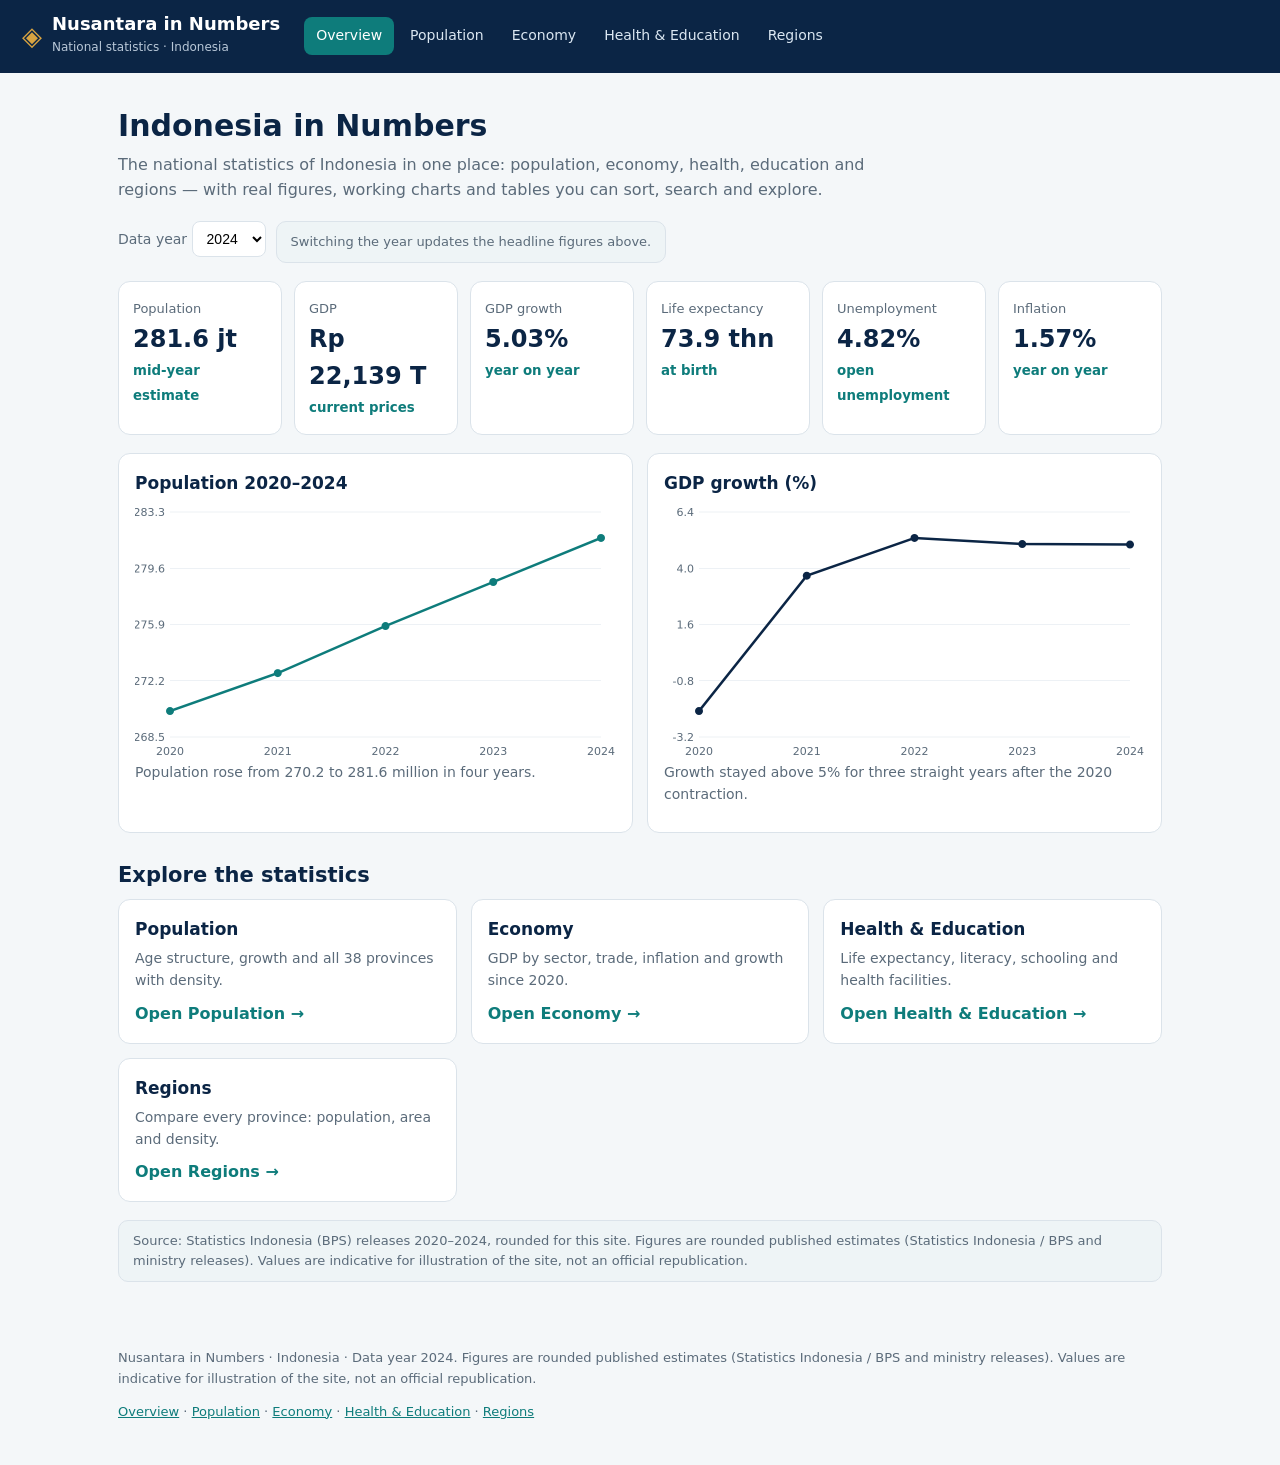
<file: app/index.html>
<!DOCTYPE html>
<html lang="en">
<head>
<meta charset="utf-8">
<meta name="viewport" content="width=device-width, initial-scale=1">
<title>Overview — Nusantara in Numbers</title>
<meta name="description" content="Overview of Indonesia: official-style national statistics with charts, tables and real figures.">
<link rel="stylesheet" href="style.css">
</head>
<body>
<header class="topbar">
  <div class="brand"><span class="logo">◈</span><div><strong>Nusantara in Numbers</strong><small>National statistics · Indonesia</small></div></div>
  <nav><a href="index.html" class="active" aria-current="page">Overview</a>
      <a href="population.html">Population</a>
      <a href="economy.html">Economy</a>
      <a href="health-education.html">Health & Education</a>
      <a href="regions.html">Regions</a></nav>
</header>
<main>
<h1>Indonesia in Numbers</h1>
<p class="lede">The national statistics of Indonesia in one place: population, economy, health, education and regions — with real figures, working charts and tables you can sort, search and explore.</p>
<div class="controls"><label>Data year <select id="yearSelect"><option value="2020">2020</option><option value="2021">2021</option><option value="2022">2022</option><option value="2023">2023</option><option value="2024" selected>2024</option></select></label><span class="note">Switching the year updates the headline figures above.</span></div>
<section class="kpis">
  <div class="kpi"><span>Population</span><b id="kPop">281.6 jt</b><small>mid-year estimate</small></div>
  <div class="kpi"><span>GDP</span><b id="kGdp">Rp 22,139 T</b><small>current prices</small></div>
  <div class="kpi"><span>GDP growth</span><b id="kGrowth">5.03%</b><small>year on year</small></div>
  <div class="kpi"><span>Life expectancy</span><b id="kLife">73.9 thn</b><small>at birth</small></div>
  <div class="kpi"><span>Unemployment</span><b id="kUnemp">4.82%</b><small>open unemployment</small></div>
  <div class="kpi"><span>Inflation</span><b id="kInfl">1.57%</b><small>year on year</small></div>
</section>
<div class="cards">
  <div class="card"><h3>Population 2020–2024</h3><canvas id="popChart" class="chart" aria-label="Population line chart, millions"></canvas><p>Population rose from 270.2 to 281.6 million in four years.</p></div>
  <div class="card"><h3>GDP growth (%)</h3><canvas id="growthChart" class="chart" aria-label="GDP growth line chart"></canvas><p>Growth stayed above 5% for three straight years after the 2020 contraction.</p></div>
</div>
<h2>Explore the statistics</h2>
<div class="cards">
  <div class="card"><h3>Population</h3><p>Age structure, growth and all 38 provinces with density.</p><a href="population.html">Open Population →</a></div>
  <div class="card"><h3>Economy</h3><p>GDP by sector, trade, inflation and growth since 2020.</p><a href="economy.html">Open Economy →</a></div>
  <div class="card"><h3>Health &amp; Education</h3><p>Life expectancy, literacy, schooling and health facilities.</p><a href="health-education.html">Open Health &amp; Education →</a></div>
  <div class="card"><h3>Regions</h3><p>Compare every province: population, area and density.</p><a href="regions.html">Open Regions →</a></div>
</div>
<p class="note" style="margin-top:18px">Source: Statistics Indonesia (BPS) releases 2020–2024, rounded for this site. Figures are rounded published estimates (Statistics Indonesia / BPS and ministry releases). Values are indicative for illustration of the site, not an official republication.</p>
</main>
<footer>
  <p>Nusantara in Numbers · Indonesia · Data year 2024. Figures are rounded published estimates (Statistics Indonesia / BPS and ministry releases). Values are indicative for illustration of the site, not an official republication.</p>
  <p><a href="index.html">Overview</a> · <a href="population.html">Population</a> · <a href="economy.html">Economy</a> · <a href="health-education.html">Health &amp; Education</a> · <a href="regions.html">Regions</a></p>
</footer>
<script src="data.js"></script>
<script src="main.js"></script>
</body>
</html>
</file>
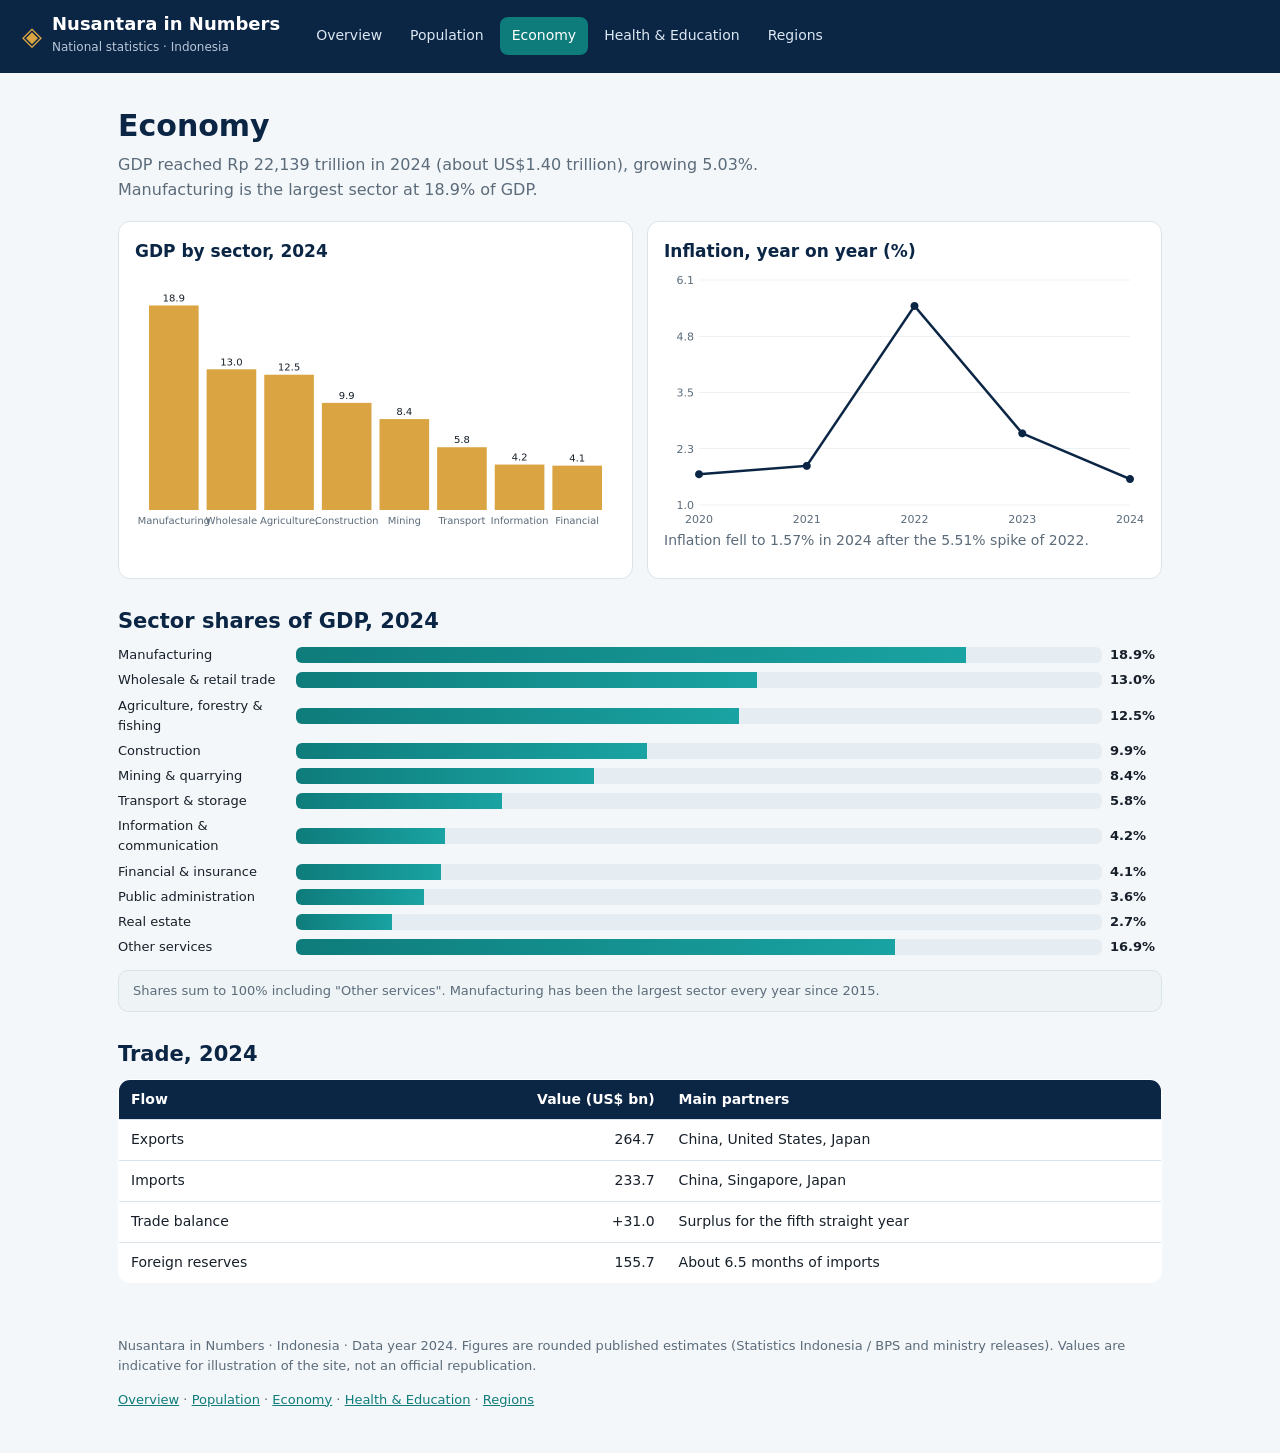
<file: app/economy.html>
<!DOCTYPE html>
<html lang="en">
<head>
<meta charset="utf-8">
<meta name="viewport" content="width=device-width, initial-scale=1">
<title>Economy — Nusantara in Numbers</title>
<meta name="description" content="Economy of Indonesia: official-style national statistics with charts, tables and real figures.">
<link rel="stylesheet" href="style.css">
</head>
<body>
<header class="topbar">
  <div class="brand"><span class="logo">◈</span><div><strong>Nusantara in Numbers</strong><small>National statistics · Indonesia</small></div></div>
  <nav><a href="index.html">Overview</a>
      <a href="population.html">Population</a>
      <a href="economy.html" class="active" aria-current="page">Economy</a>
      <a href="health-education.html">Health & Education</a>
      <a href="regions.html">Regions</a></nav>
</header>
<main>
<h1>Economy</h1>
<p class="lede">GDP reached Rp 22,139 trillion in 2024 (about US$1.40 trillion), growing 5.03%. Manufacturing is the largest sector at 18.9% of GDP.</p>
<div class="cards">
  <div class="card"><h3>GDP by sector, 2024</h3><canvas id="sectorChart" class="chart" aria-label="GDP by sector bar chart"></canvas></div>
  <div class="card"><h3>Inflation, year on year (%)</h3><canvas id="inflChart" class="chart" aria-label="Inflation line chart"></canvas><p>Inflation fell to 1.57% in 2024 after the 5.51% spike of 2022.</p></div>
</div>
<h2>Sector shares of GDP, 2024</h2>
<div class="bar-row"><span>Manufacturing</span><div class="bar-track"><div class="bar-fill" style="width:83.16%"></div></div><b>18.9%</b></div>
<div class="bar-row"><span>Wholesale & retail trade</span><div class="bar-track"><div class="bar-fill" style="width:57.2%"></div></div><b>13.0%</b></div>
<div class="bar-row"><span>Agriculture, forestry & fishing</span><div class="bar-track"><div class="bar-fill" style="width:55.00000000000001%"></div></div><b>12.5%</b></div>
<div class="bar-row"><span>Construction</span><div class="bar-track"><div class="bar-fill" style="width:43.56%"></div></div><b>9.9%</b></div>
<div class="bar-row"><span>Mining & quarrying</span><div class="bar-track"><div class="bar-fill" style="width:36.96000000000001%"></div></div><b>8.4%</b></div>
<div class="bar-row"><span>Transport & storage</span><div class="bar-track"><div class="bar-fill" style="width:25.52%"></div></div><b>5.8%</b></div>
<div class="bar-row"><span>Information & communication</span><div class="bar-track"><div class="bar-fill" style="width:18.480000000000004%"></div></div><b>4.2%</b></div>
<div class="bar-row"><span>Financial & insurance</span><div class="bar-track"><div class="bar-fill" style="width:18.04%"></div></div><b>4.1%</b></div>
<div class="bar-row"><span>Public administration</span><div class="bar-track"><div class="bar-fill" style="width:15.840000000000002%"></div></div><b>3.6%</b></div>
<div class="bar-row"><span>Real estate</span><div class="bar-track"><div class="bar-fill" style="width:11.880000000000003%"></div></div><b>2.7%</b></div>
<div class="bar-row"><span>Other services</span><div class="bar-track"><div class="bar-fill" style="width:74.36%"></div></div><b>16.9%</b></div>
<p class="note">Shares sum to 100% including "Other services". Manufacturing has been the largest sector every year since 2015.</p>
<h2>Trade, 2024</h2>
<table class="sortable"><thead><tr><th>Flow</th><th class="num">Value (US$ bn)</th><th>Main partners</th></tr></thead>
<tbody>
<tr><td>Exports</td><td class="num">264.7</td><td>China, United States, Japan</td></tr>
<tr><td>Imports</td><td class="num">233.7</td><td>China, Singapore, Japan</td></tr>
<tr><td>Trade balance</td><td class="num">+31.0</td><td>Surplus for the fifth straight year</td></tr>
<tr><td>Foreign reserves</td><td class="num">155.7</td><td>About 6.5 months of imports</td></tr>
</tbody></table>
</main>
<footer>
  <p>Nusantara in Numbers · Indonesia · Data year 2024. Figures are rounded published estimates (Statistics Indonesia / BPS and ministry releases). Values are indicative for illustration of the site, not an official republication.</p>
  <p><a href="index.html">Overview</a> · <a href="population.html">Population</a> · <a href="economy.html">Economy</a> · <a href="health-education.html">Health &amp; Education</a> · <a href="regions.html">Regions</a></p>
</footer>
<script src="data.js"></script>
<script src="main.js"></script>
</body>
</html>
</file>
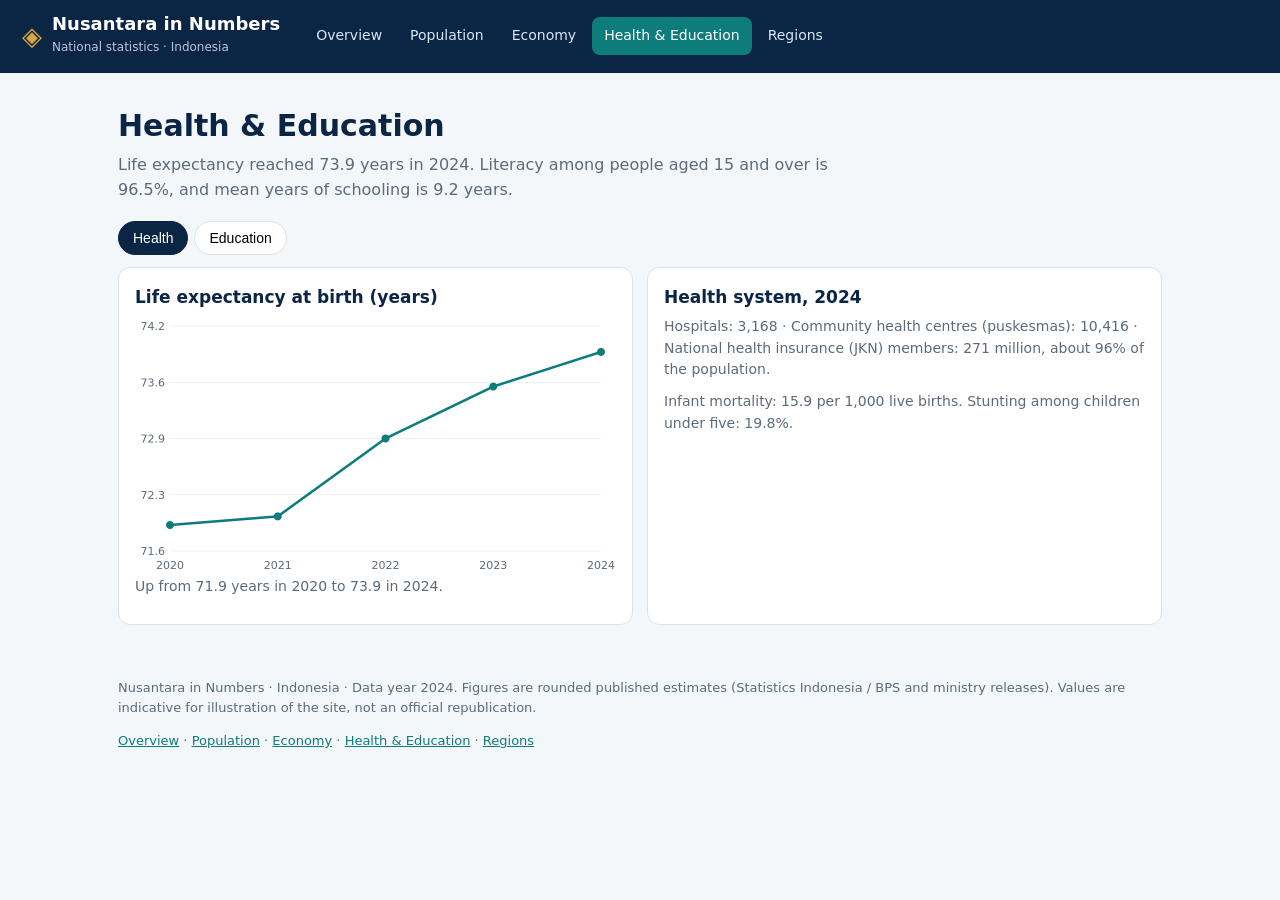
<file: app/health-education.html>
<!DOCTYPE html>
<html lang="en">
<head>
<meta charset="utf-8">
<meta name="viewport" content="width=device-width, initial-scale=1">
<title>Health & Education — Nusantara in Numbers</title>
<meta name="description" content="Health & Education of Indonesia: official-style national statistics with charts, tables and real figures.">
<link rel="stylesheet" href="style.css">
</head>
<body>
<header class="topbar">
  <div class="brand"><span class="logo">◈</span><div><strong>Nusantara in Numbers</strong><small>National statistics · Indonesia</small></div></div>
  <nav><a href="index.html">Overview</a>
      <a href="population.html">Population</a>
      <a href="economy.html">Economy</a>
      <a href="health-education.html" class="active" aria-current="page">Health & Education</a>
      <a href="regions.html">Regions</a></nav>
</header>
<main>
<h1>Health &amp; Education</h1>
<p class="lede">Life expectancy reached 73.9 years in 2024. Literacy among people aged 15 and over is 96.5%, and mean years of schooling is 9.2 years.</p>
<div class="tabs"><button class="on" data-tab="health">Health</button><button data-tab="edu">Education</button></div>
<div data-panel="health">
<div class="cards">
  <div class="card"><h3>Life expectancy at birth (years)</h3><canvas id="lifeChart" class="chart" aria-label="Life expectancy line chart"></canvas><p>Up from 71.9 years in 2020 to 73.9 in 2024.</p></div>
  <div class="card"><h3>Health system, 2024</h3><p>Hospitals: 3,168 · Community health centres (puskesmas): 10,416 · National health insurance (JKN) members: 271 million, about 96% of the population.</p><p>Infant mortality: 15.9 per 1,000 live births. Stunting among children under five: 19.8%.</p></div>
</div></div>
<div data-panel="edu" style="display:none">
<div class="cards">
  <div class="card"><h3>Schooling, 2024</h3><p>Mean years of schooling: 9.2 · Expected years: 13.2 · Adult literacy (15+): 96.5% · Net enrolment, primary: 97.8% · junior secondary: 81.4% · senior secondary: 65.9%.</p></div>
  <div class="card"><h3>Students &amp; teachers</h3><p>About 53 million students from primary to senior secondary, taught by 3.4 million teachers. Higher education: 4,400 institutions, 9.3 million students.</p></div>
</div></div>
</main>
<footer>
  <p>Nusantara in Numbers · Indonesia · Data year 2024. Figures are rounded published estimates (Statistics Indonesia / BPS and ministry releases). Values are indicative for illustration of the site, not an official republication.</p>
  <p><a href="index.html">Overview</a> · <a href="population.html">Population</a> · <a href="economy.html">Economy</a> · <a href="health-education.html">Health &amp; Education</a> · <a href="regions.html">Regions</a></p>
</footer>
<script src="data.js"></script>
<script src="main.js"></script>
</body>
</html>
</file>
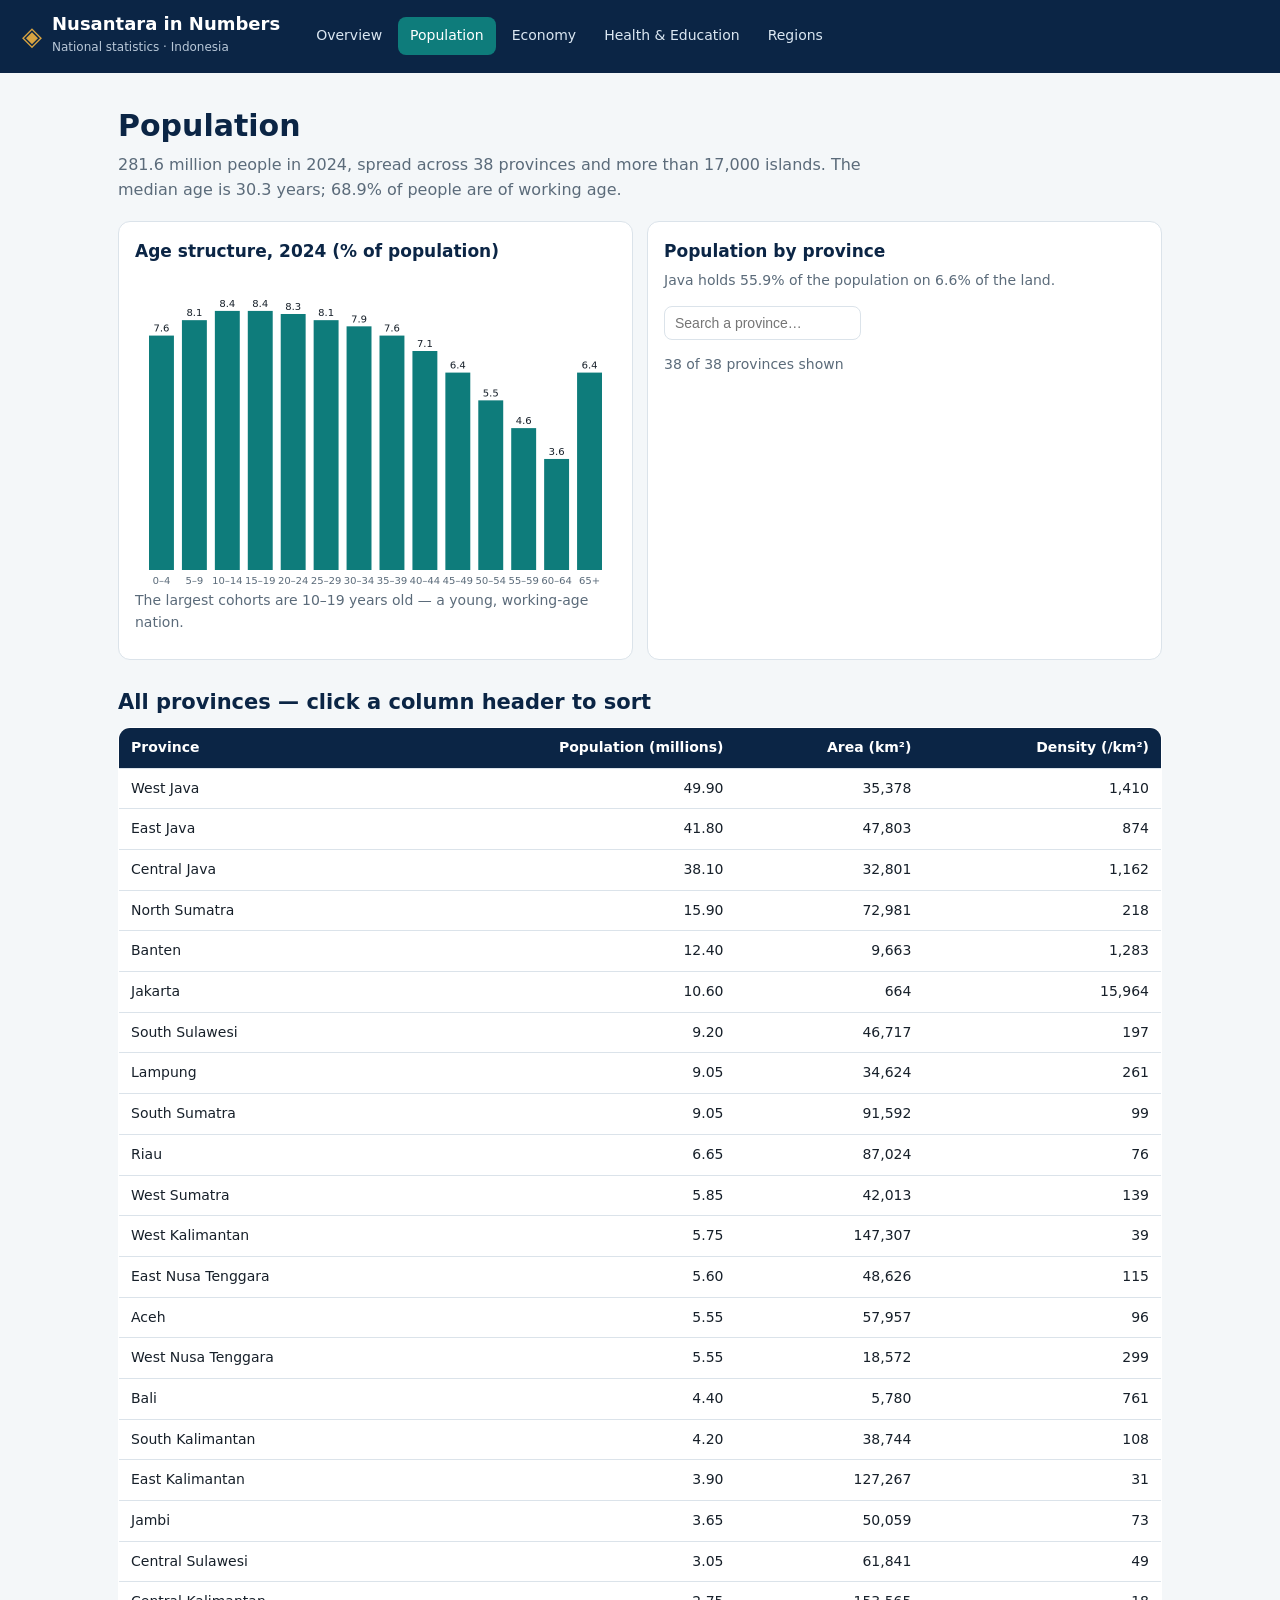
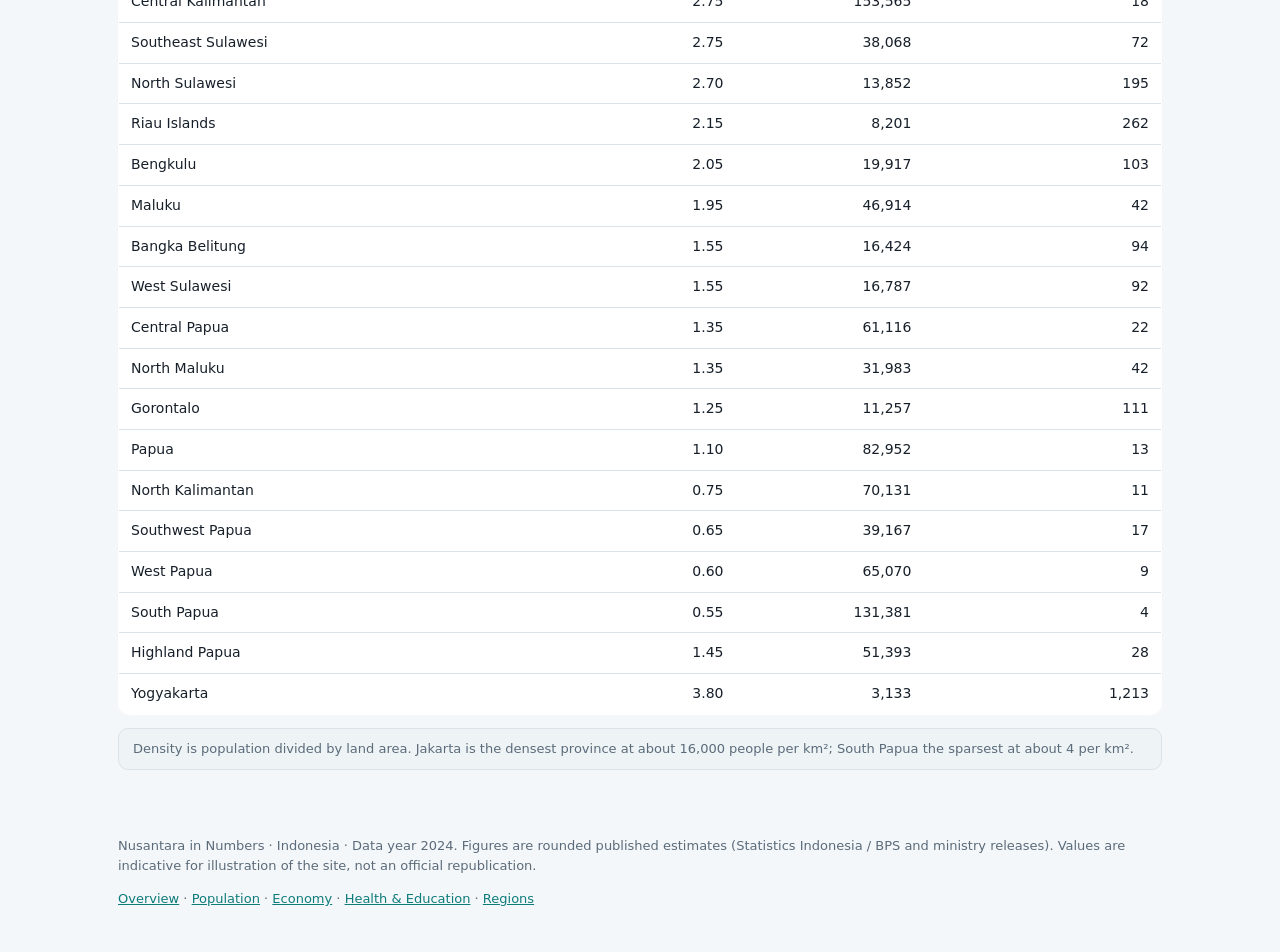
<file: app/population.html>
<!DOCTYPE html>
<html lang="en">
<head>
<meta charset="utf-8">
<meta name="viewport" content="width=device-width, initial-scale=1">
<title>Population — Nusantara in Numbers</title>
<meta name="description" content="Population of Indonesia: official-style national statistics with charts, tables and real figures.">
<link rel="stylesheet" href="style.css">
</head>
<body>
<header class="topbar">
  <div class="brand"><span class="logo">◈</span><div><strong>Nusantara in Numbers</strong><small>National statistics · Indonesia</small></div></div>
  <nav><a href="index.html">Overview</a>
      <a href="population.html" class="active" aria-current="page">Population</a>
      <a href="economy.html">Economy</a>
      <a href="health-education.html">Health & Education</a>
      <a href="regions.html">Regions</a></nav>
</header>
<main>
<h1>Population</h1>
<p class="lede">281.6 million people in 2024, spread across 38 provinces and more than 17,000 islands. The median age is 30.3 years; 68.9% of people are of working age.</p>
<div class="cards">
  <div class="card"><h3>Age structure, 2024 (% of population)</h3><canvas id="ageChart" class="chart tall" aria-label="Age group bar chart"></canvas><p>The largest cohorts are 10–19 years old — a young, working-age nation.</p></div>
  <div class="card"><h3>Population by province</h3><p>Java holds 55.9% of the population on 6.6% of the land.</p>
  <div class="controls"><input type="search" id="provSearch" placeholder="Search a province…" aria-label="Search provinces"></div>
  <p id="provCount">38 of 38 provinces shown</p></div>
</div>
<h2>All provinces — click a column header to sort</h2>
<table class="sortable"><thead><tr><th>Province</th><th class="num">Population (millions)</th><th class="num">Area (km²)</th><th class="num">Density (/km²)</th></tr></thead>
<tbody id="provBody"><tr><td>West Java</td><td class="num">49.90</td><td class="num">35,378</td><td class="num">1,410</td></tr>
<tr><td>East Java</td><td class="num">41.80</td><td class="num">47,803</td><td class="num">874</td></tr>
<tr><td>Central Java</td><td class="num">38.10</td><td class="num">32,801</td><td class="num">1,162</td></tr>
<tr><td>North Sumatra</td><td class="num">15.90</td><td class="num">72,981</td><td class="num">218</td></tr>
<tr><td>Banten</td><td class="num">12.40</td><td class="num">9,663</td><td class="num">1,283</td></tr>
<tr><td>Jakarta</td><td class="num">10.60</td><td class="num">664</td><td class="num">15,964</td></tr>
<tr><td>South Sulawesi</td><td class="num">9.20</td><td class="num">46,717</td><td class="num">197</td></tr>
<tr><td>Lampung</td><td class="num">9.05</td><td class="num">34,624</td><td class="num">261</td></tr>
<tr><td>South Sumatra</td><td class="num">9.05</td><td class="num">91,592</td><td class="num">99</td></tr>
<tr><td>Riau</td><td class="num">6.65</td><td class="num">87,024</td><td class="num">76</td></tr>
<tr><td>West Sumatra</td><td class="num">5.85</td><td class="num">42,013</td><td class="num">139</td></tr>
<tr><td>West Kalimantan</td><td class="num">5.75</td><td class="num">147,307</td><td class="num">39</td></tr>
<tr><td>East Nusa Tenggara</td><td class="num">5.60</td><td class="num">48,626</td><td class="num">115</td></tr>
<tr><td>Aceh</td><td class="num">5.55</td><td class="num">57,957</td><td class="num">96</td></tr>
<tr><td>West Nusa Tenggara</td><td class="num">5.55</td><td class="num">18,572</td><td class="num">299</td></tr>
<tr><td>Bali</td><td class="num">4.40</td><td class="num">5,780</td><td class="num">761</td></tr>
<tr><td>South Kalimantan</td><td class="num">4.20</td><td class="num">38,744</td><td class="num">108</td></tr>
<tr><td>East Kalimantan</td><td class="num">3.90</td><td class="num">127,267</td><td class="num">31</td></tr>
<tr><td>Jambi</td><td class="num">3.65</td><td class="num">50,059</td><td class="num">73</td></tr>
<tr><td>Central Sulawesi</td><td class="num">3.05</td><td class="num">61,841</td><td class="num">49</td></tr>
<tr><td>Central Kalimantan</td><td class="num">2.75</td><td class="num">153,565</td><td class="num">18</td></tr>
<tr><td>Southeast Sulawesi</td><td class="num">2.75</td><td class="num">38,068</td><td class="num">72</td></tr>
<tr><td>North Sulawesi</td><td class="num">2.70</td><td class="num">13,852</td><td class="num">195</td></tr>
<tr><td>Riau Islands</td><td class="num">2.15</td><td class="num">8,201</td><td class="num">262</td></tr>
<tr><td>Bengkulu</td><td class="num">2.05</td><td class="num">19,917</td><td class="num">103</td></tr>
<tr><td>Maluku</td><td class="num">1.95</td><td class="num">46,914</td><td class="num">42</td></tr>
<tr><td>Bangka Belitung</td><td class="num">1.55</td><td class="num">16,424</td><td class="num">94</td></tr>
<tr><td>West Sulawesi</td><td class="num">1.55</td><td class="num">16,787</td><td class="num">92</td></tr>
<tr><td>Central Papua</td><td class="num">1.35</td><td class="num">61,116</td><td class="num">22</td></tr>
<tr><td>North Maluku</td><td class="num">1.35</td><td class="num">31,983</td><td class="num">42</td></tr>
<tr><td>Gorontalo</td><td class="num">1.25</td><td class="num">11,257</td><td class="num">111</td></tr>
<tr><td>Papua</td><td class="num">1.10</td><td class="num">82,952</td><td class="num">13</td></tr>
<tr><td>North Kalimantan</td><td class="num">0.75</td><td class="num">70,131</td><td class="num">11</td></tr>
<tr><td>Southwest Papua</td><td class="num">0.65</td><td class="num">39,167</td><td class="num">17</td></tr>
<tr><td>West Papua</td><td class="num">0.60</td><td class="num">65,070</td><td class="num">9</td></tr>
<tr><td>South Papua</td><td class="num">0.55</td><td class="num">131,381</td><td class="num">4</td></tr>
<tr><td>Highland Papua</td><td class="num">1.45</td><td class="num">51,393</td><td class="num">28</td></tr>
<tr><td>Yogyakarta</td><td class="num">3.80</td><td class="num">3,133</td><td class="num">1,213</td></tr></tbody></table>
<p class="note">Density is population divided by land area. Jakarta is the densest province at about 16,000 people per km²; South Papua the sparsest at about 4 per km².</p>
</main>
<footer>
  <p>Nusantara in Numbers · Indonesia · Data year 2024. Figures are rounded published estimates (Statistics Indonesia / BPS and ministry releases). Values are indicative for illustration of the site, not an official republication.</p>
  <p><a href="index.html">Overview</a> · <a href="population.html">Population</a> · <a href="economy.html">Economy</a> · <a href="health-education.html">Health &amp; Education</a> · <a href="regions.html">Regions</a></p>
</footer>
<script src="data.js"></script>
<script src="main.js"></script>
</body>
</html>
</file>
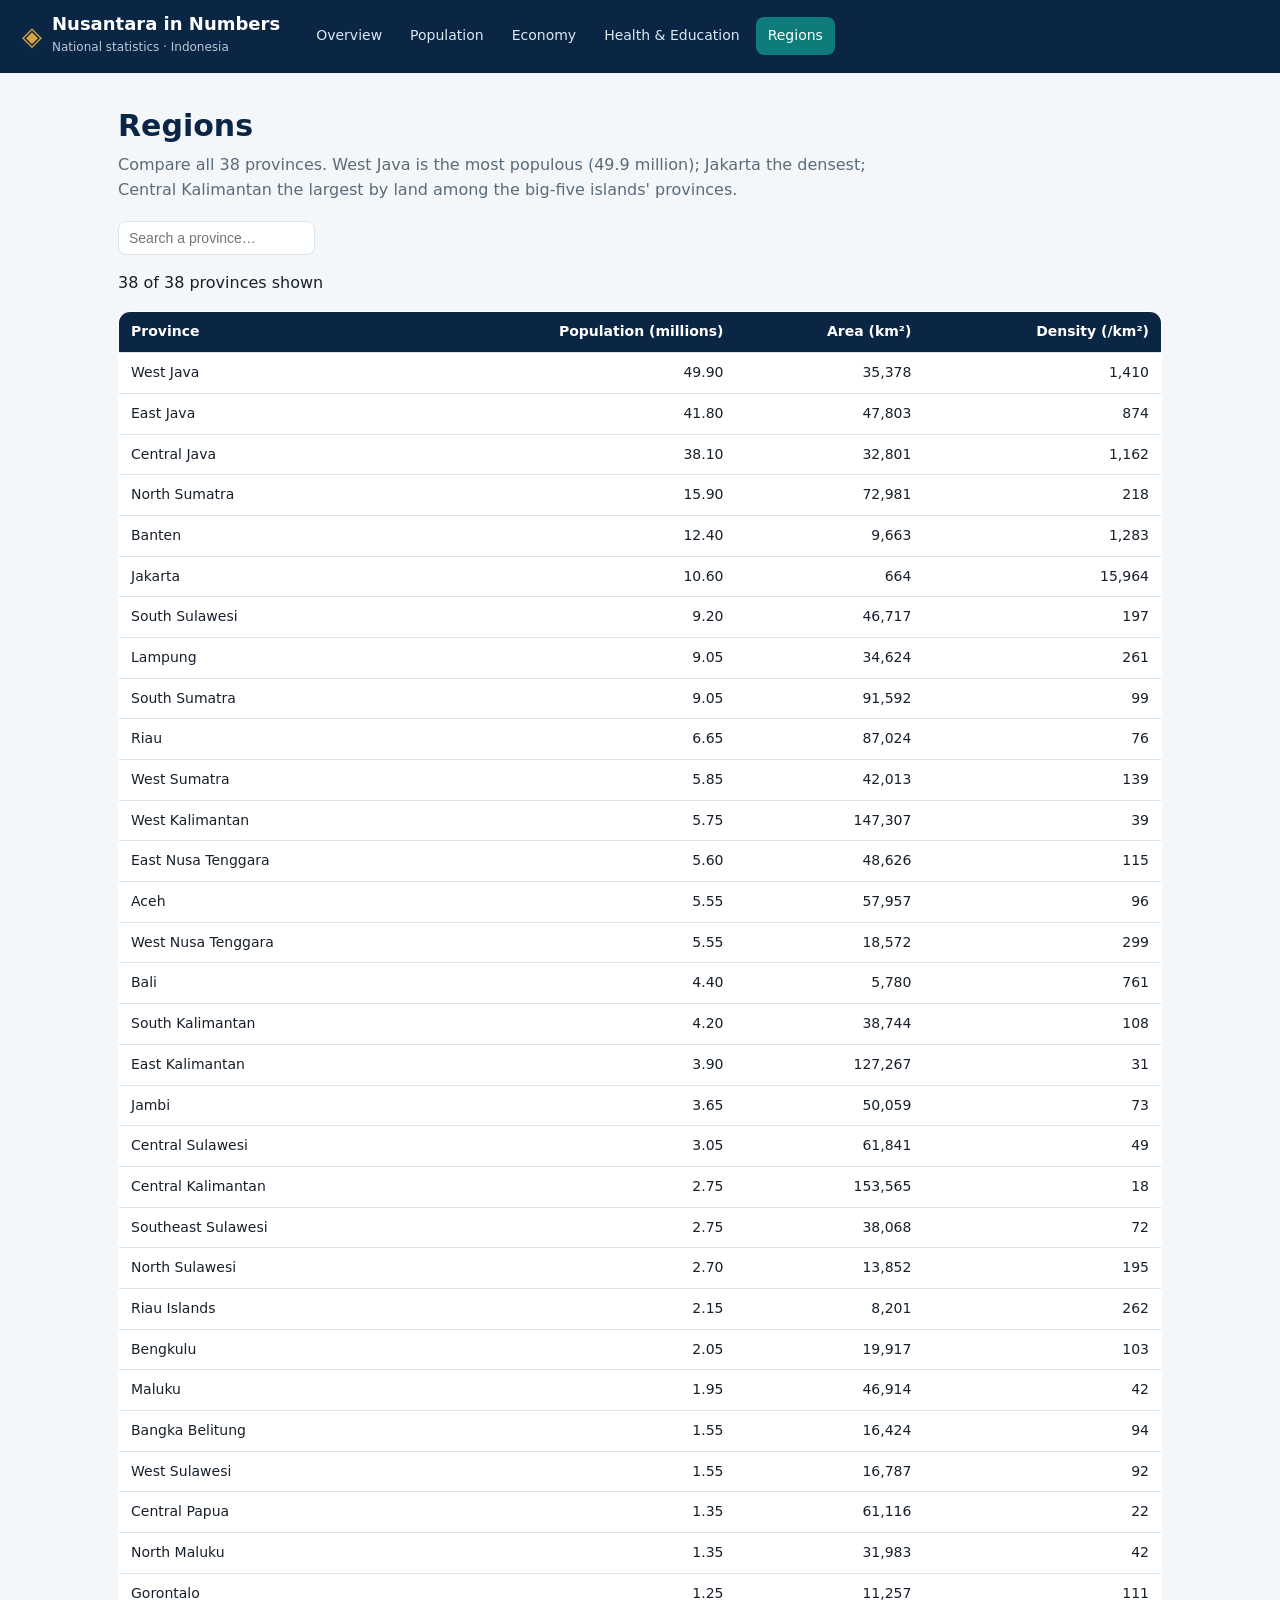
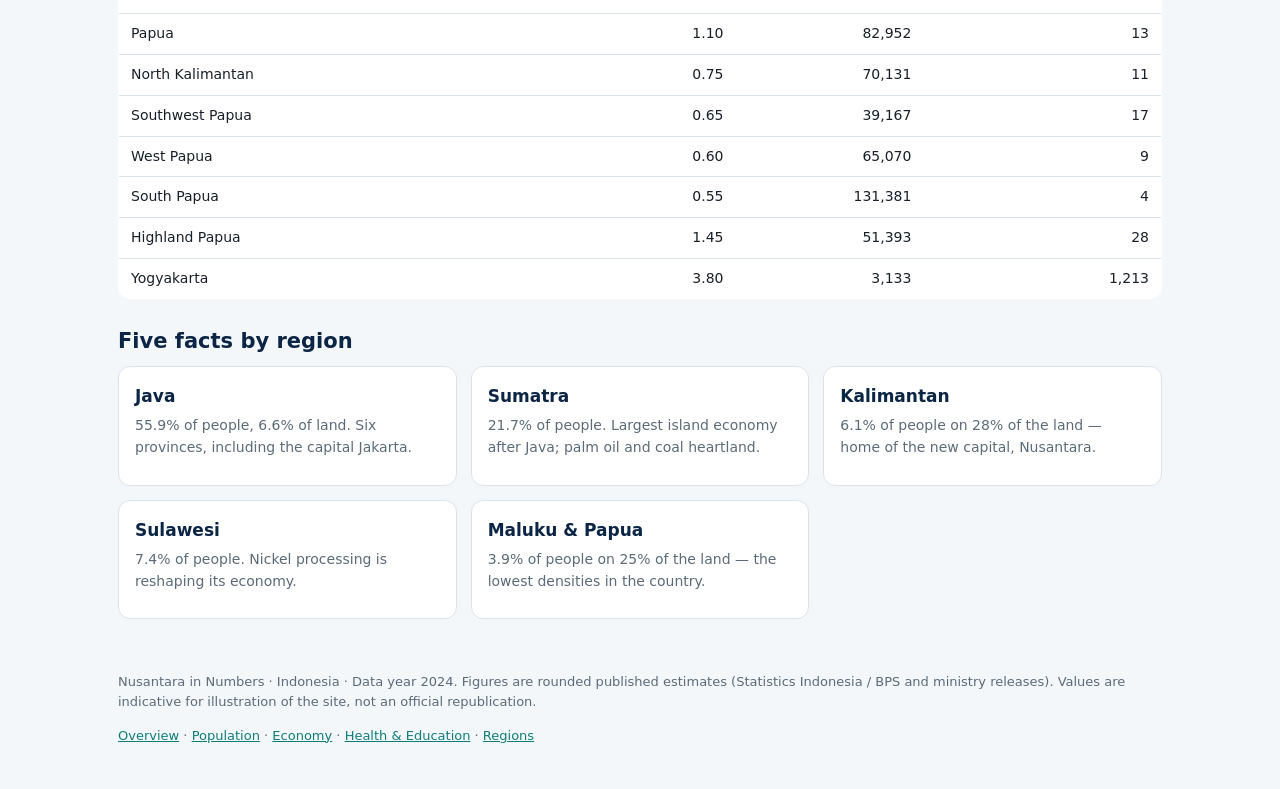
<file: app/regions.html>
<!DOCTYPE html>
<html lang="en">
<head>
<meta charset="utf-8">
<meta name="viewport" content="width=device-width, initial-scale=1">
<title>Regions — Nusantara in Numbers</title>
<meta name="description" content="Regions of Indonesia: official-style national statistics with charts, tables and real figures.">
<link rel="stylesheet" href="style.css">
</head>
<body>
<header class="topbar">
  <div class="brand"><span class="logo">◈</span><div><strong>Nusantara in Numbers</strong><small>National statistics · Indonesia</small></div></div>
  <nav><a href="index.html">Overview</a>
      <a href="population.html">Population</a>
      <a href="economy.html">Economy</a>
      <a href="health-education.html">Health & Education</a>
      <a href="regions.html" class="active" aria-current="page">Regions</a></nav>
</header>
<main>
<h1>Regions</h1>
<p class="lede">Compare all 38 provinces. West Java is the most populous (49.9 million); Jakarta the densest; Central Kalimantan the largest by land among the big-five islands' provinces.</p>
<div class="controls"><input type="search" id="provSearch" placeholder="Search a province…" aria-label="Search provinces"></div>
<p id="provCount">38 of 38 provinces shown</p>
<table class="sortable"><thead><tr><th>Province</th><th class="num">Population (millions)</th><th class="num">Area (km²)</th><th class="num">Density (/km²)</th></tr></thead>
<tbody id="provBody"><tr><td>West Java</td><td class="num">49.90</td><td class="num">35,378</td><td class="num">1,410</td></tr>
<tr><td>East Java</td><td class="num">41.80</td><td class="num">47,803</td><td class="num">874</td></tr>
<tr><td>Central Java</td><td class="num">38.10</td><td class="num">32,801</td><td class="num">1,162</td></tr>
<tr><td>North Sumatra</td><td class="num">15.90</td><td class="num">72,981</td><td class="num">218</td></tr>
<tr><td>Banten</td><td class="num">12.40</td><td class="num">9,663</td><td class="num">1,283</td></tr>
<tr><td>Jakarta</td><td class="num">10.60</td><td class="num">664</td><td class="num">15,964</td></tr>
<tr><td>South Sulawesi</td><td class="num">9.20</td><td class="num">46,717</td><td class="num">197</td></tr>
<tr><td>Lampung</td><td class="num">9.05</td><td class="num">34,624</td><td class="num">261</td></tr>
<tr><td>South Sumatra</td><td class="num">9.05</td><td class="num">91,592</td><td class="num">99</td></tr>
<tr><td>Riau</td><td class="num">6.65</td><td class="num">87,024</td><td class="num">76</td></tr>
<tr><td>West Sumatra</td><td class="num">5.85</td><td class="num">42,013</td><td class="num">139</td></tr>
<tr><td>West Kalimantan</td><td class="num">5.75</td><td class="num">147,307</td><td class="num">39</td></tr>
<tr><td>East Nusa Tenggara</td><td class="num">5.60</td><td class="num">48,626</td><td class="num">115</td></tr>
<tr><td>Aceh</td><td class="num">5.55</td><td class="num">57,957</td><td class="num">96</td></tr>
<tr><td>West Nusa Tenggara</td><td class="num">5.55</td><td class="num">18,572</td><td class="num">299</td></tr>
<tr><td>Bali</td><td class="num">4.40</td><td class="num">5,780</td><td class="num">761</td></tr>
<tr><td>South Kalimantan</td><td class="num">4.20</td><td class="num">38,744</td><td class="num">108</td></tr>
<tr><td>East Kalimantan</td><td class="num">3.90</td><td class="num">127,267</td><td class="num">31</td></tr>
<tr><td>Jambi</td><td class="num">3.65</td><td class="num">50,059</td><td class="num">73</td></tr>
<tr><td>Central Sulawesi</td><td class="num">3.05</td><td class="num">61,841</td><td class="num">49</td></tr>
<tr><td>Central Kalimantan</td><td class="num">2.75</td><td class="num">153,565</td><td class="num">18</td></tr>
<tr><td>Southeast Sulawesi</td><td class="num">2.75</td><td class="num">38,068</td><td class="num">72</td></tr>
<tr><td>North Sulawesi</td><td class="num">2.70</td><td class="num">13,852</td><td class="num">195</td></tr>
<tr><td>Riau Islands</td><td class="num">2.15</td><td class="num">8,201</td><td class="num">262</td></tr>
<tr><td>Bengkulu</td><td class="num">2.05</td><td class="num">19,917</td><td class="num">103</td></tr>
<tr><td>Maluku</td><td class="num">1.95</td><td class="num">46,914</td><td class="num">42</td></tr>
<tr><td>Bangka Belitung</td><td class="num">1.55</td><td class="num">16,424</td><td class="num">94</td></tr>
<tr><td>West Sulawesi</td><td class="num">1.55</td><td class="num">16,787</td><td class="num">92</td></tr>
<tr><td>Central Papua</td><td class="num">1.35</td><td class="num">61,116</td><td class="num">22</td></tr>
<tr><td>North Maluku</td><td class="num">1.35</td><td class="num">31,983</td><td class="num">42</td></tr>
<tr><td>Gorontalo</td><td class="num">1.25</td><td class="num">11,257</td><td class="num">111</td></tr>
<tr><td>Papua</td><td class="num">1.10</td><td class="num">82,952</td><td class="num">13</td></tr>
<tr><td>North Kalimantan</td><td class="num">0.75</td><td class="num">70,131</td><td class="num">11</td></tr>
<tr><td>Southwest Papua</td><td class="num">0.65</td><td class="num">39,167</td><td class="num">17</td></tr>
<tr><td>West Papua</td><td class="num">0.60</td><td class="num">65,070</td><td class="num">9</td></tr>
<tr><td>South Papua</td><td class="num">0.55</td><td class="num">131,381</td><td class="num">4</td></tr>
<tr><td>Highland Papua</td><td class="num">1.45</td><td class="num">51,393</td><td class="num">28</td></tr>
<tr><td>Yogyakarta</td><td class="num">3.80</td><td class="num">3,133</td><td class="num">1,213</td></tr></tbody></table>
<h2>Five facts by region</h2>
<div class="cards">
  <div class="card"><h3>Java</h3><p>55.9% of people, 6.6% of land. Six provinces, including the capital Jakarta.</p></div>
  <div class="card"><h3>Sumatra</h3><p>21.7% of people. Largest island economy after Java; palm oil and coal heartland.</p></div>
  <div class="card"><h3>Kalimantan</h3><p>6.1% of people on 28% of the land — home of the new capital, Nusantara.</p></div>
  <div class="card"><h3>Sulawesi</h3><p>7.4% of people. Nickel processing is reshaping its economy.</p></div>
  <div class="card"><h3>Maluku &amp; Papua</h3><p>3.9% of people on 25% of the land — the lowest densities in the country.</p></div>
</div>
</main>
<footer>
  <p>Nusantara in Numbers · Indonesia · Data year 2024. Figures are rounded published estimates (Statistics Indonesia / BPS and ministry releases). Values are indicative for illustration of the site, not an official republication.</p>
  <p><a href="index.html">Overview</a> · <a href="population.html">Population</a> · <a href="economy.html">Economy</a> · <a href="health-education.html">Health &amp; Education</a> · <a href="regions.html">Regions</a></p>
</footer>
<script src="data.js"></script>
<script src="main.js"></script>
</body>
</html>
</file>
<file: app/style.css>
:root{--navy:#0b2545;--teal:#0e7c7b;--gold:#d9a441;--ink:#17202a;--muted:#5b6b7a;--line:#dbe3ea;--bg:#f4f7f9;--card:#fff}
*{box-sizing:border-box}body{margin:0;font-family:system-ui,-apple-system,"Segoe UI",Roboto,Arial,sans-serif;color:var(--ink);background:var(--bg);line-height:1.55}
.topbar{background:var(--navy);color:#fff;padding:14px 22px;display:flex;gap:24px;align-items:center;flex-wrap:wrap;position:sticky;top:0;z-index:10}
.brand{display:flex;gap:10px;align-items:center}.logo{font-size:26px;color:var(--gold)}
.brand strong{display:block;font-size:18px;line-height:1.1}.brand small{color:#b9c8d8;font-size:12px}
nav{display:flex;gap:4px;flex-wrap:wrap}nav a{color:#dbe7f2;text-decoration:none;padding:8px 12px;border-radius:8px;font-size:14px}
nav a:hover{background:#14355e}nav a.active{background:var(--teal);color:#fff}
main{max-width:1080px;margin:0 auto;padding:24px 18px 40px}
h1{font-size:30px;margin:6px 0 4px;color:var(--navy)}h2{font-size:21px;color:var(--navy);margin:26px 0 8px}
.lede{color:var(--muted);max-width:760px;margin:0 0 18px}
.kpis{display:grid;grid-template-columns:repeat(auto-fit,minmax(150px,1fr));gap:12px;margin:18px 0}
.kpi{background:var(--card);border:1px solid var(--line);border-radius:12px;padding:14px}
.kpi b{font-size:24px;color:var(--navy);display:block}.kpi span{font-size:13px;color:var(--muted)}
.kpi small{color:var(--teal);font-weight:600}
.cards{display:grid;grid-template-columns:repeat(auto-fit,minmax(280px,1fr));gap:14px}
.card{background:var(--card);border:1px solid var(--line);border-radius:12px;padding:16px}
.card h3{margin:0 0 6px;color:var(--navy);font-size:17px}.card p{margin:0 0 10px;color:var(--muted);font-size:14px}
.card a{color:var(--teal);font-weight:600;text-decoration:none}
canvas.chart{width:100%;height:260px;display:block}
canvas.chart.tall{height:320px}
table{width:100%;border-collapse:collapse;background:#fff;border:1px solid var(--line);border-radius:12px;overflow:hidden}
th,td{padding:9px 12px;text-align:left;font-size:14px;border-bottom:1px solid var(--line)}
th{background:var(--navy);color:#fff;cursor:pointer;user-select:none}th:hover{background:#14355e}
tr:last-child td{border-bottom:0}td.num,th.num{text-align:right}
.controls{display:flex;gap:10px;flex-wrap:wrap;margin:14px 0}
.controls label{font-size:14px;color:var(--muted)}
select,input[type=search]{padding:8px 10px;border:1px solid var(--line);border-radius:8px;font-size:14px;background:#fff}
.bar-row{display:grid;grid-template-columns:170px 1fr 52px;gap:8px;align-items:center;font-size:13px;margin:5px 0}
.bar-track{background:#e6edf2;border-radius:6px;height:16px;overflow:hidden}
.bar-fill{background:linear-gradient(90deg,var(--teal),#19a3a2);height:100%}
.note{font-size:13px;color:var(--muted);background:#eef4f6;border:1px solid var(--line);border-radius:10px;padding:10px 14px}
footer{max-width:1080px;margin:0 auto;padding:0 18px 30px;color:var(--muted);font-size:13px}
footer a{color:var(--teal)}
.tabs{display:flex;gap:6px;flex-wrap:wrap;margin:12px 0}
.tabs button{padding:8px 14px;border:1px solid var(--line);background:#fff;border-radius:999px;cursor:pointer;font-size:14px}
.tabs button.on{background:var(--navy);color:#fff;border-color:var(--navy)}
@media(max-width:640px){h1{font-size:24px}.bar-row{grid-template-columns:110px 1fr 44px}}
</file>
